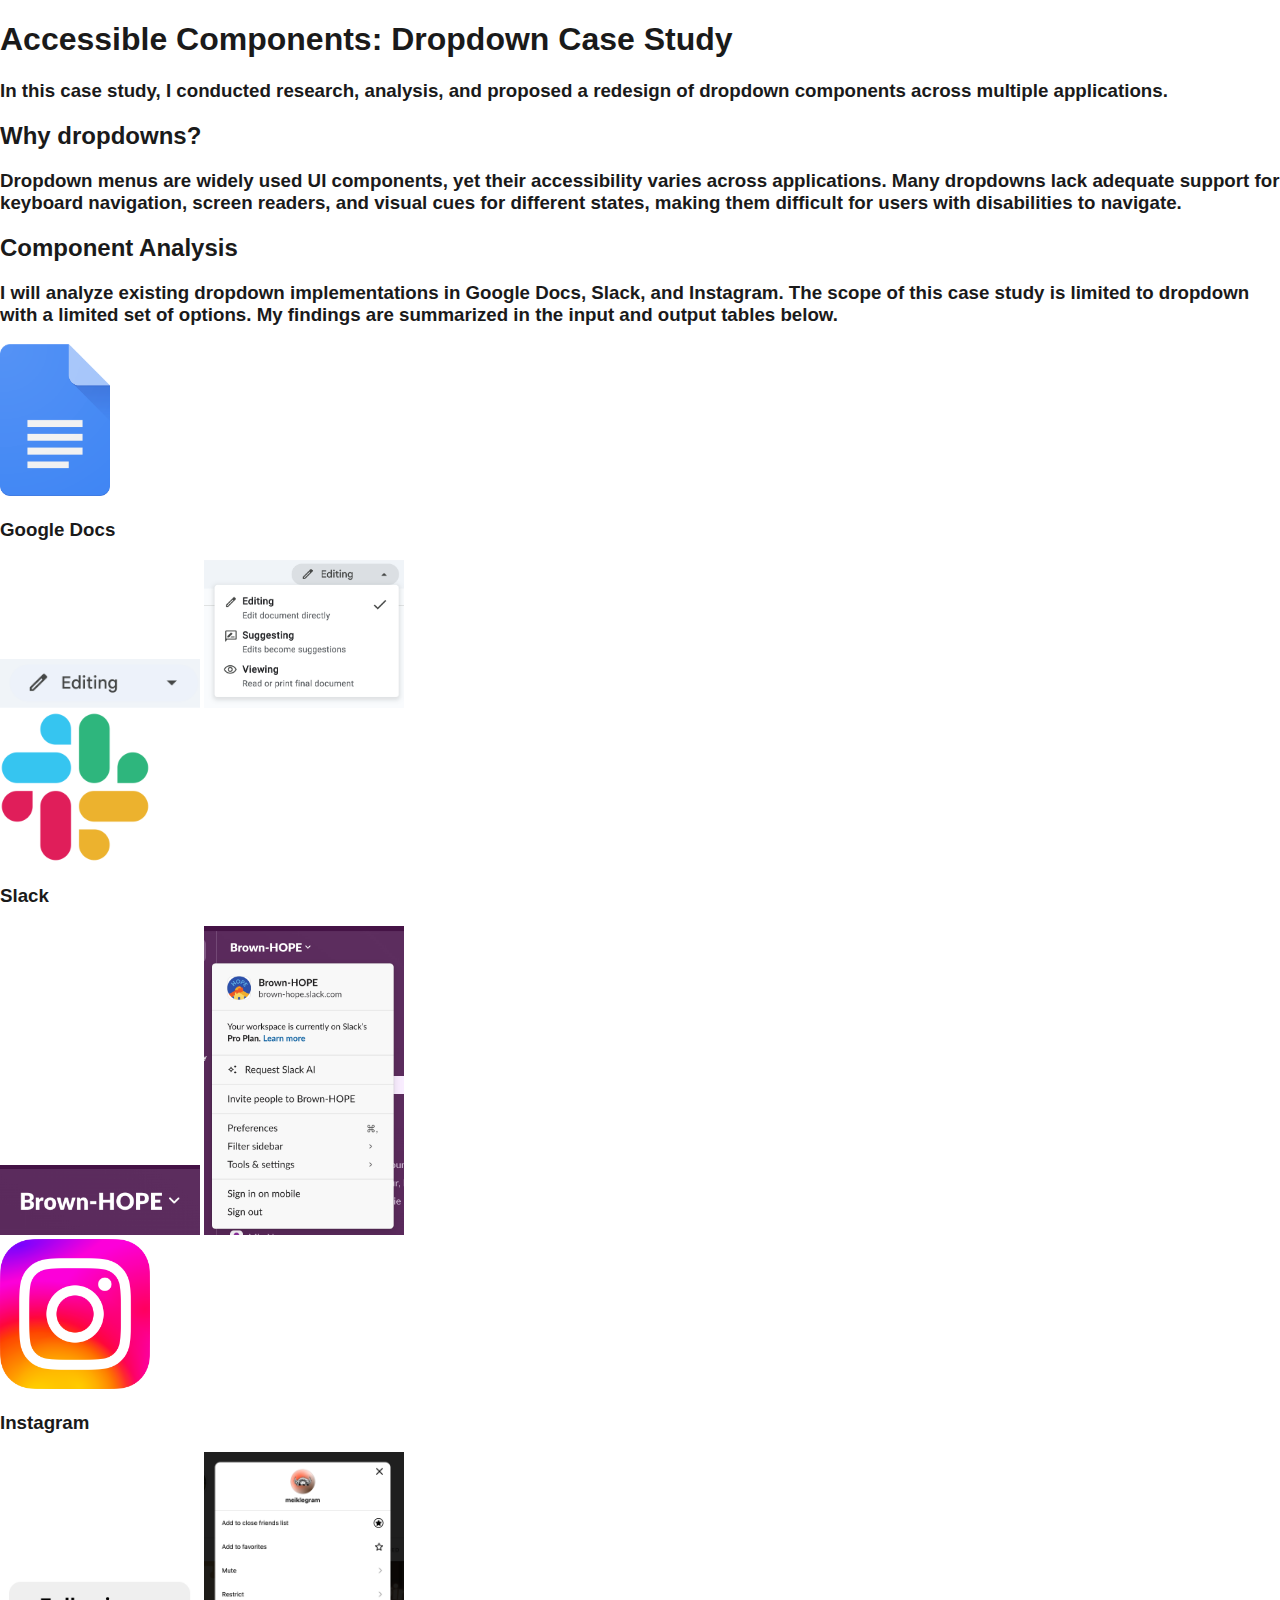
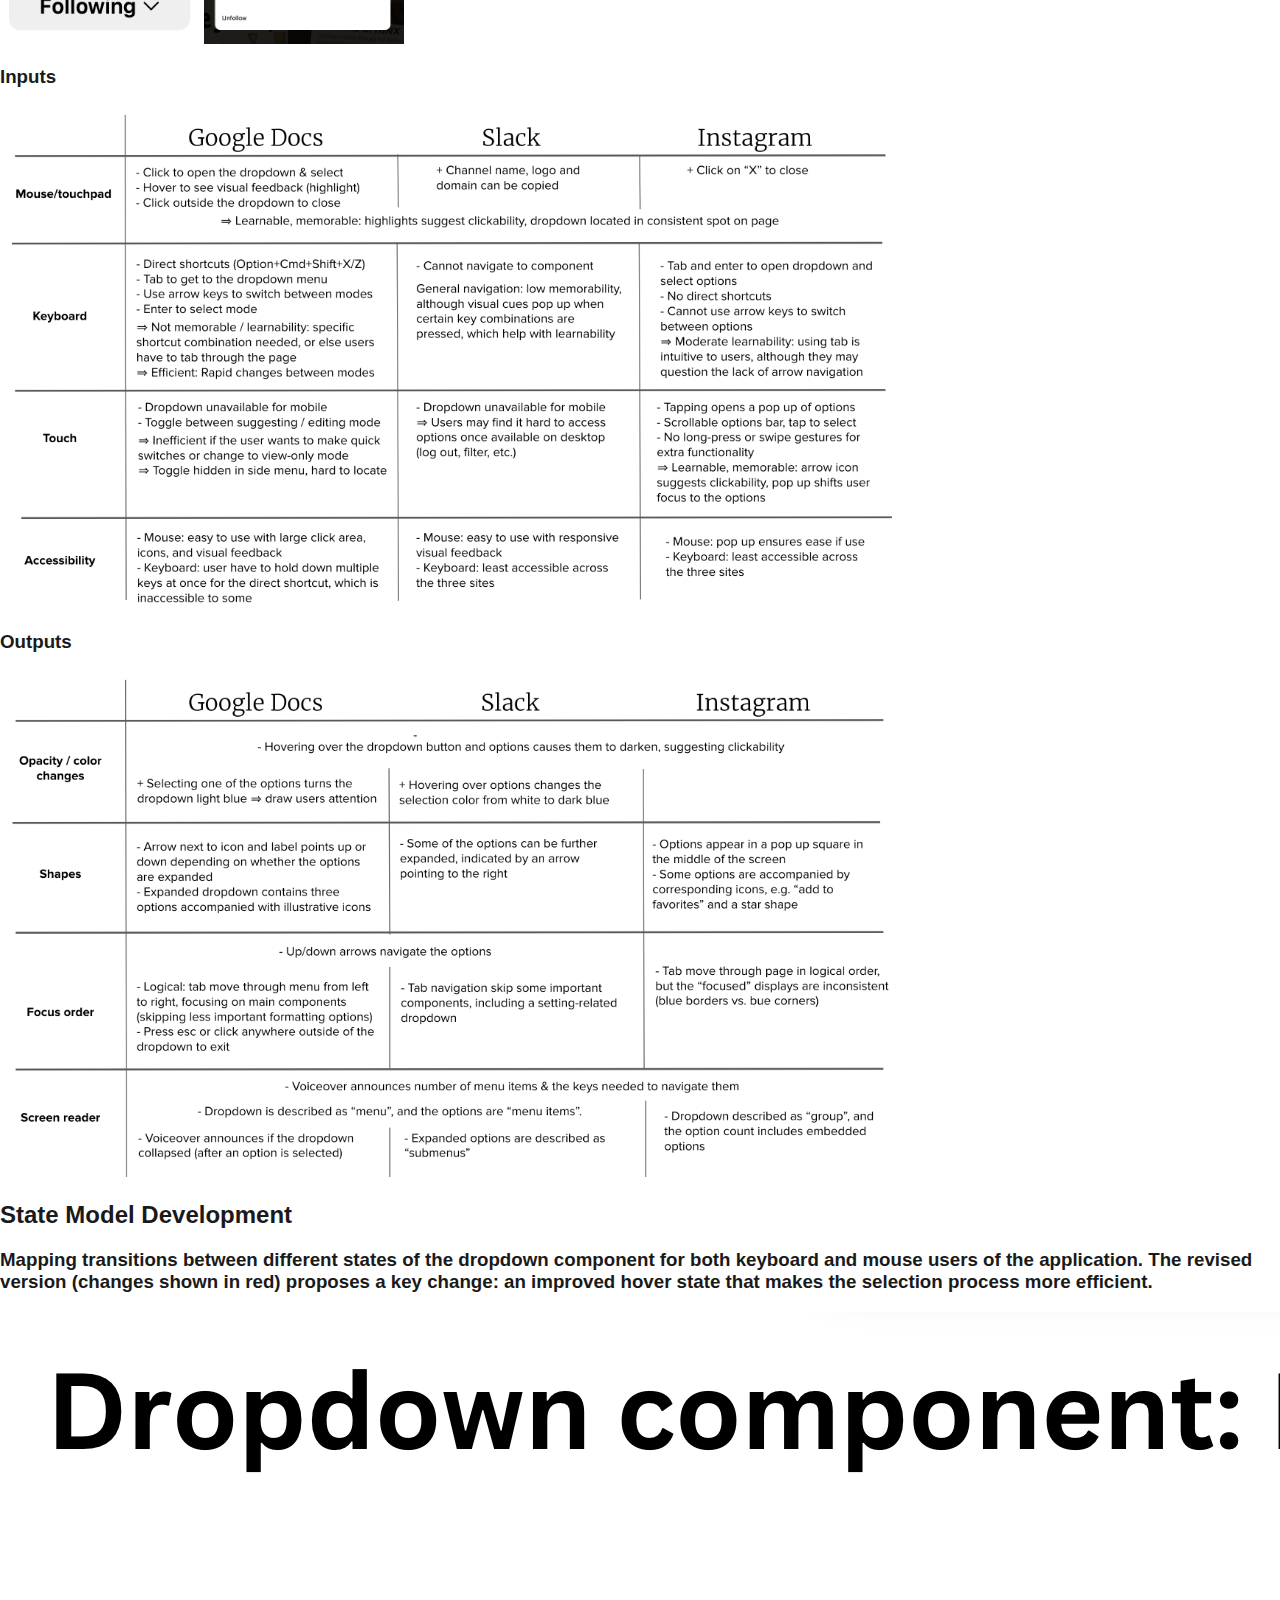
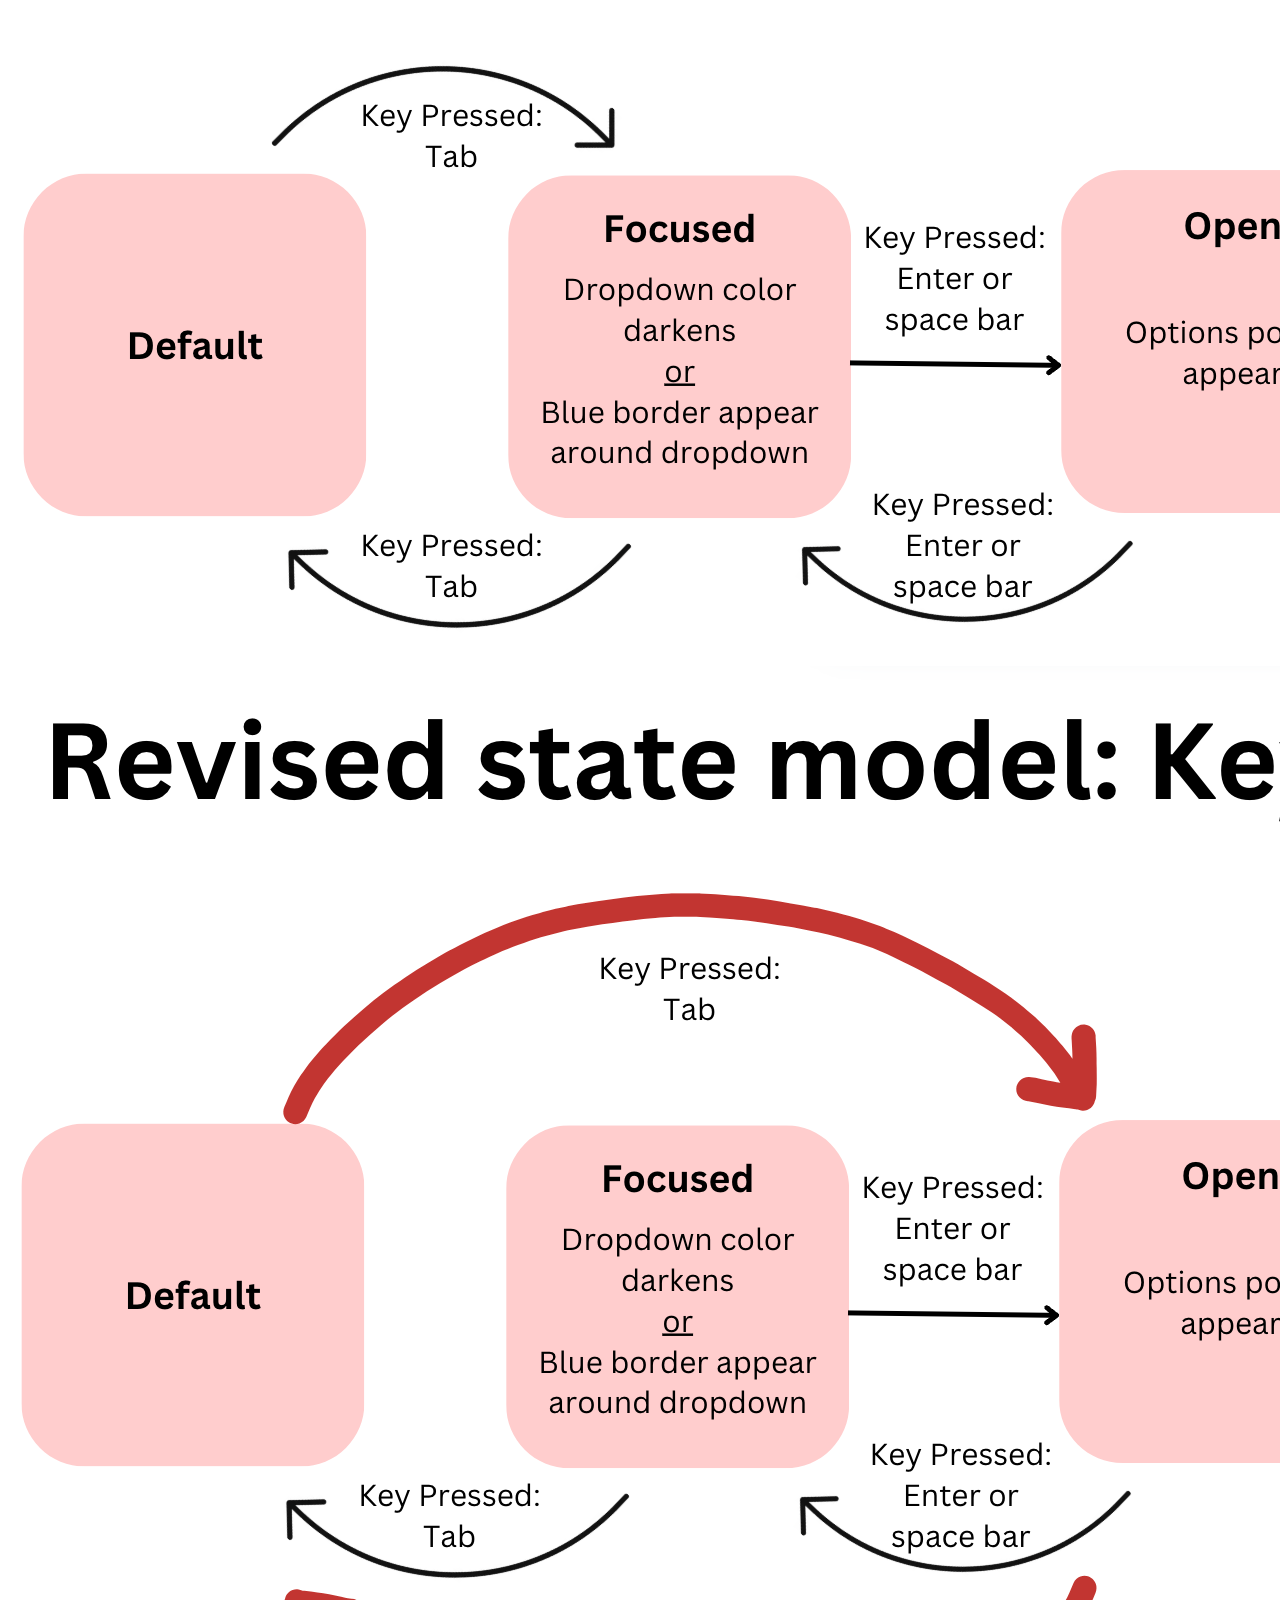
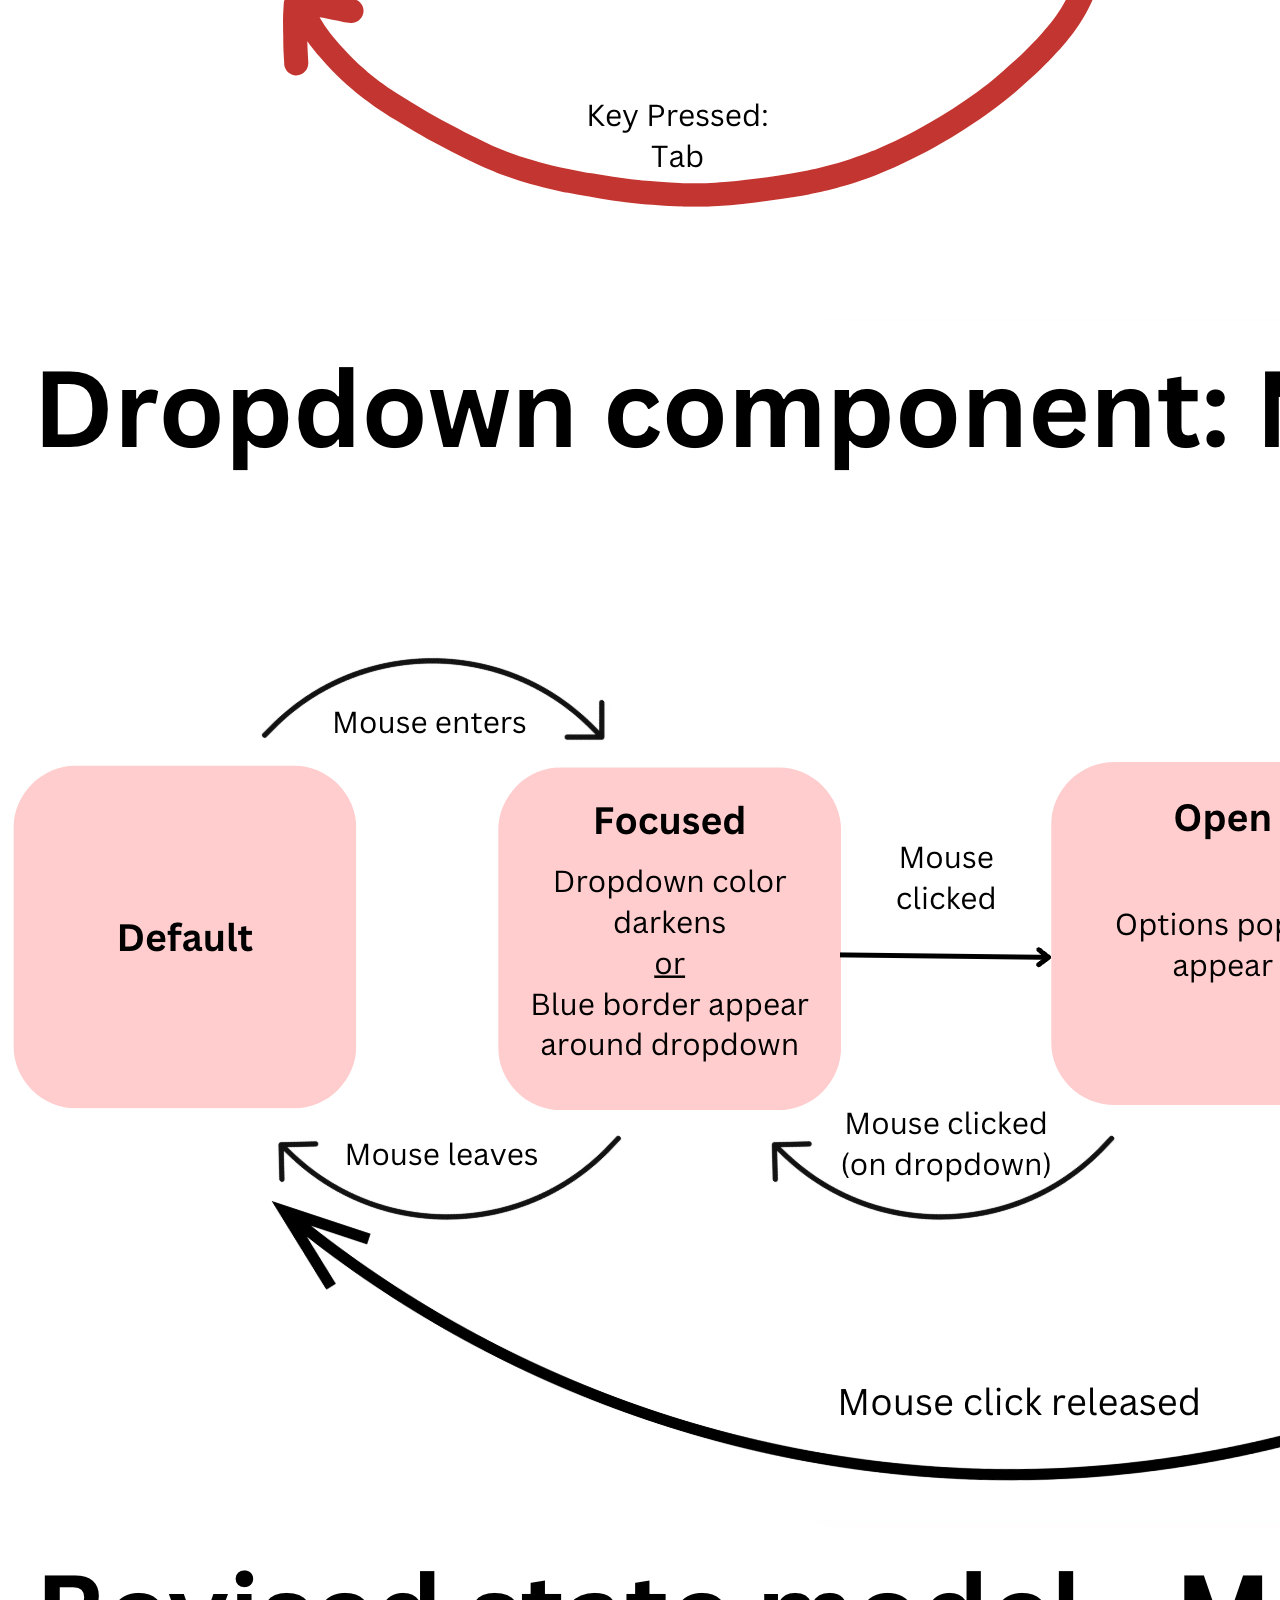
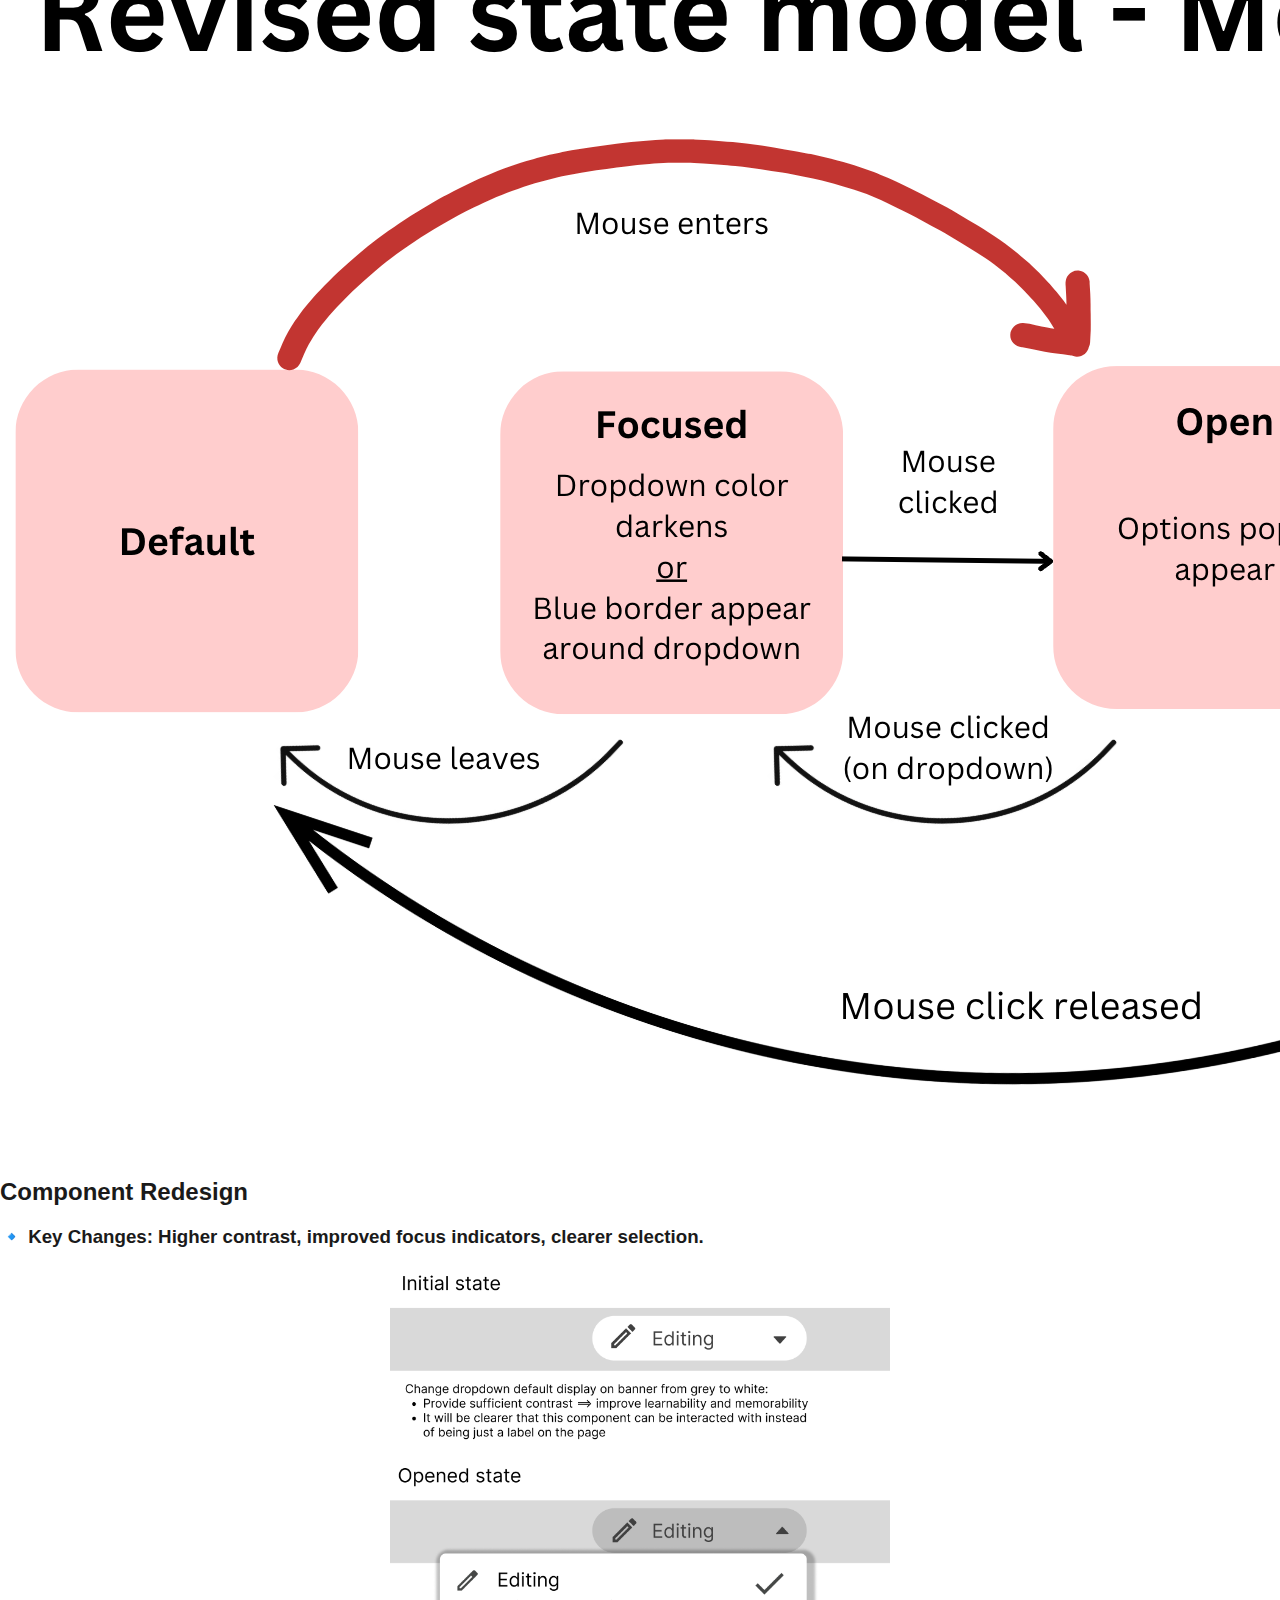
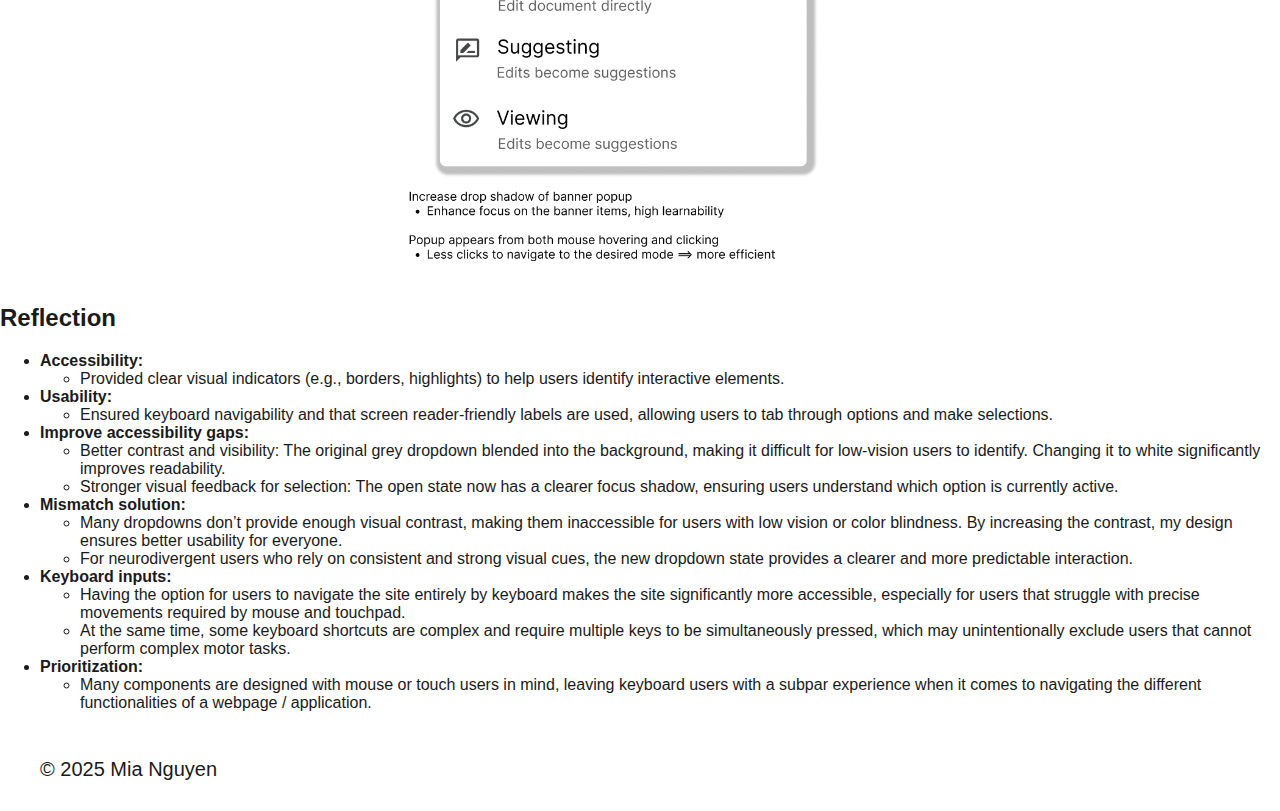
<file: index.html>
<!DOCTYPE html>
<html lang="en">
  <head>
    <meta name="viewport" content="width=device-width, initial-scale=1.0" />
    <title>Accessible Components</title>
    <!-- import CSS styles -->
    <link rel="stylesheet" href="styles.css" /> 
  </head>

  <!-- page content goes into <body> -->
  <body>
    <div id="logoBar">
      <h1>Accessible Components: Dropdown Case Study</h1>
      <h3> In this case study, I conducted research, analysis, and proposed a redesign of dropdown components across multiple applications. </h3>
      <h2> Why dropdowns? </h2>
      <h3>Dropdown menus are widely used UI components, yet their accessibility varies across applications. Many dropdowns lack adequate support for keyboard navigation, screen readers, and visual cues for different states, making them difficult for users with disabilities to navigate. </h3>
      <h2>Component Analysis</h2>
      <h3>I will analyze existing dropdown implementations in Google Docs, Slack, and Instagram. The scope of this case study is limited to dropdown with a limited set of options. My findings are summarized in the input and output tables below. </h3>


      <div id="divideSection">

      <div id="leftSide">
        <div class="column">
          <img src="./assets/docs/docs_logo.png" alt="Google Docs logo" width="110"/>
          <h3 class="underline">Google Docs</h3>
          <img src="./assets/docs/default.png" alt="Google Docs dropdown component default" width="200"/>
          <img src="./assets/docs/opened.png" alt="Google Docs dropdown component opened"width="200"/>
        </div>
        <div class="column">
          <img src="./assets/slack/slack_logo.png" alt="Slack logo" width="150"/>
          <h3 class="underline">Slack</h3>
          <img src="./assets/slack/default.png" alt="Slack dropdown component default" width="200"/>
          <img src="./assets/slack/opened.png" alt="Slack dropdown component opened" width="200"/>
        </div>
        <div class="column">
          <img src="./assets/instagram/ig_logo.png" alt="Instagram logo" width="150"/>
          <h3 class="underline">Instagram</h3>
          <img src="./assets/instagram/default.png" alt="Instagram dropdown component default" width="200"/>
          <img src="./assets/instagram/opened.png" alt="Instagram dropdown component opened" width="200"/>
        </div>
      </div>

      <div id="rightSide">
        <div class="category">
          <h3 class="underline">Inputs</h3>
          <img src="./assets/tables/inputs.png" alt="Inputs diagram" width="900"/>
        </div>
        <div class="category">
          <h3 class="underline">Outputs</h3>
          <img src="./assets/tables/outputs.png" alt="Outputs diagram" width="900"/>
        </div>
      </div>
    </div>
      <h2>State Model Development</h2>
        <h3>Mapping transitions between different states of the dropdown component for both keyboard and mouse users of the application. The revised version (changes shown in red) proposes a key change: an <strong>improved hover state</strong> that makes the selection process more efficient. </h3>
        <div id="stateModelContainer">
          <div class="column">
            <img src="./assets/state-models/keyboard-user.png" alt="Original keyboard user" class="state-image"/>
            <img src="./assets/state-models/revised-keyboard.png" alt="Revised keyboard user" class="state-image"/>
          </div>

          <div class="column">
            <img src="./assets/state-models/mouse-user.png" alt="Original mouse user" class="state-image"/>
            <img src="./assets/state-models/revised-mouse.png" alt="Revised mouse user" class="state-image"/>
          </div>
        </div>
      <h2>Component Redesign</h2>
      <h3><p><strong>🔹 Key Changes:</strong> Higher contrast, improved focus indicators, clearer selection.</p></h3>

      <img id="redesignImage" src="./assets/redesign/redesign.png" alt="Redesigned component" style="display: block; margin: 0 auto;" width="500"/>

      <div class="text-container">
      <h2>Reflection</h2>
      <ul>
      <li><strong>Accessibility:</strong> 
        <ul>
          <li>Provided clear visual indicators (e.g., borders, highlights) to help users identify interactive elements.</li>
        </ul>
      </li>
      <li><strong>Usability:</strong> 
        <ul>
          <li>Ensured keyboard navigability and that screen reader-friendly labels are used, allowing users to tab through options and make selections.</li>
        </ul>
      </li>
      <li><strong>Improve accessibility gaps:</strong>
        <ul>
          <li>Better contrast and visibility: The original grey dropdown blended into the background, making it difficult for low-vision users to identify. Changing it to white significantly improves readability.</li>
          <li>Stronger visual feedback for selection: The open state now has a clearer focus shadow, ensuring users understand which option is currently active.</li>
        </ul>
      </li>
      <li><strong>Mismatch solution:</strong>
        <ul>
          <li>Many dropdowns don’t provide enough visual contrast, making them inaccessible for users with low vision or color blindness. By increasing the contrast, my design ensures better usability for everyone.</li>
          <li>For neurodivergent users who rely on consistent and strong visual cues, the new dropdown state provides a clearer and more predictable interaction.</li>
        </ul>
      </li>
      <li><strong>Keyboard inputs:</strong>
        <ul>
          <li>Having the option for users to navigate the site entirely by keyboard makes the site significantly more accessible, especially for users that struggle with precise movements required by mouse and touchpad.</li>
          <li>At the same time, some keyboard shortcuts are complex and require multiple keys to be simultaneously pressed, which may unintentionally exclude users that cannot perform complex motor tasks.</li>
        </ul>
      </li>
      <li><strong>Prioritization:</strong> 
        <ul>
          <li>Many components are designed with mouse or touch users in mind, leaving keyboard users with a subpar experience when it comes to navigating the different functionalities of a webpage / application.</li>
        </ul>
      </li>
    </ul>
    </div>

  </body>
  <footer>
    <p>© 2025 Mia Nguyen</p>
  </footer>

</html>
</file>
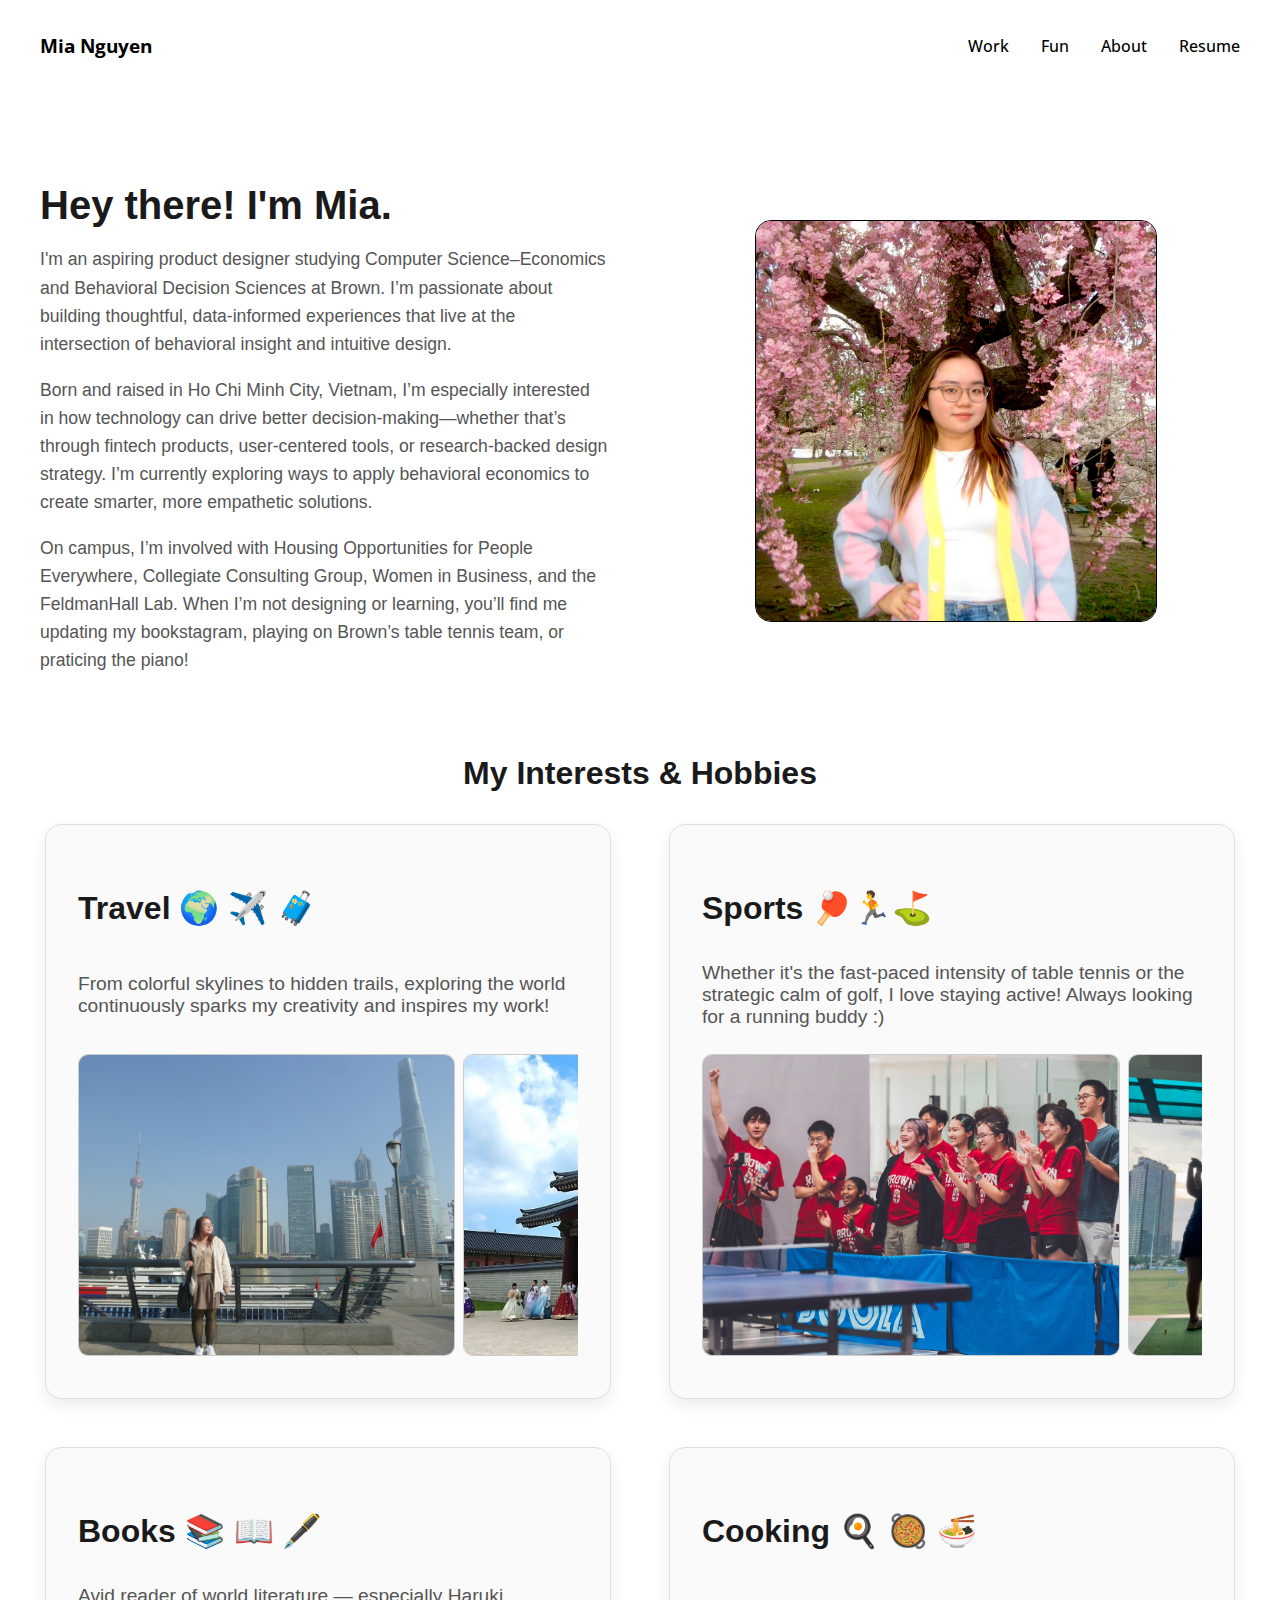
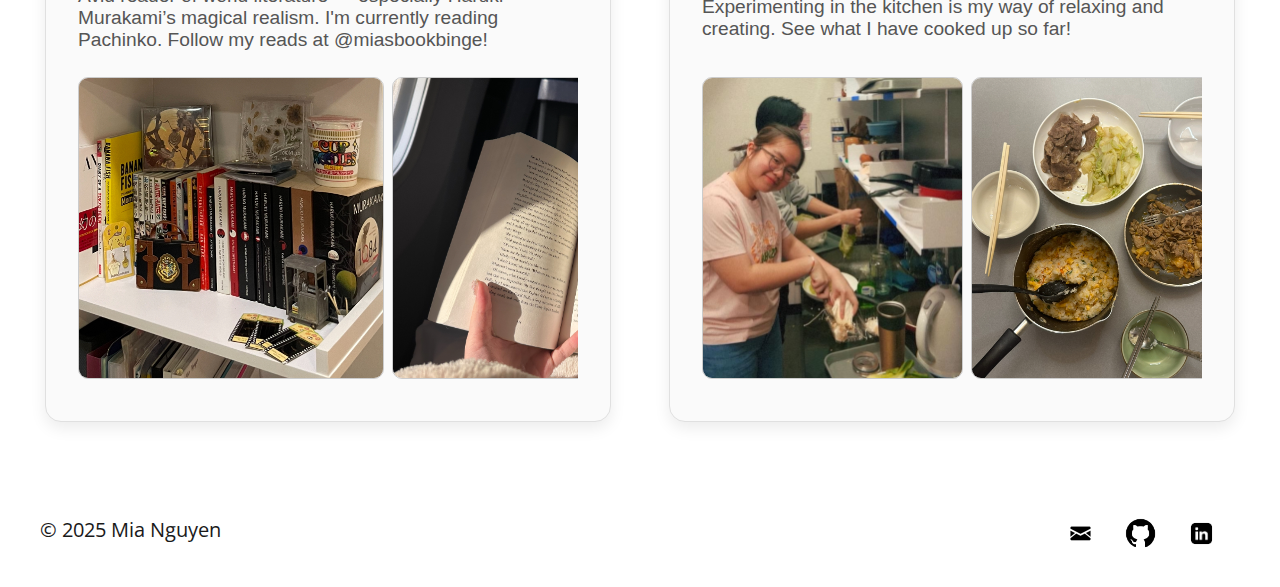
<file: about.html>
<!DOCTYPE html>
<html lang="en">
  <head>
    <meta name="viewport" content="width=device-width, initial-scale=1.0" />
    <title>About | Mia Nguyen</title>
    <!-- import CSS styles -->
    <link rel="stylesheet" href="styles.css" /> 
    <link href="https://fonts.googleapis.com/css2?family=Open+Sans:wght@400;600;700&display=swap" rel="stylesheet">
    <link href="https://fonts.googleapis.com/css2?family=Damion&family=Karla:ital,wght@0,200..800;1,200..800&family=Open+Sans:ital,wght@0,300..800;1,300..800&family=Sen:wght@400..800&display=swap" rel="stylesheet">
    <link href="https://fonts.googleapis.com/css2?family=Caveat&display=swap" rel="stylesheet">
  </head>
  <body>
    <header>
      <h1 class="name"><a href="index.html">Mia Nguyen</a></h1>
      <nav>
        <ul>
          <li><a href="index.html">Work</a></li>
          <li><a href="fun.html">Fun</a></li>
          <li><a href="about.html">About</a></li>
          <li><a href="assets/intro/Mia_Nguyen_EResume.pdf" target="_blank">Resume</a></li> 
        </ul>
      </nav>
    </header>
    <section class="about-me">
      <div class="about-content">
        <div class="text-section">
          <h1>Hey there! I'm Mia.</h1>
            <p>I'm an aspiring product designer studying Computer Science–Economics and Behavioral Decision Sciences at Brown. I’m passionate about building thoughtful, data-informed experiences that live at the intersection of behavioral insight and intuitive design.</p>
            <p>Born and raised in Ho Chi Minh City, Vietnam, I’m especially interested in how technology can drive better decision-making—whether that’s through fintech products, user-centered tools, or research-backed design strategy. I’m currently exploring ways to apply behavioral economics to create smarter, more empathetic solutions.</p>
            <p>On campus, I’m involved with Housing Opportunities for People Everywhere, Collegiate Consulting Group, Women in Business, and the FeldmanHall Lab. When I’m not designing or learning, you’ll find me updating my bookstagram, playing on Brown’s table tennis team, or praticing the piano!</p>
        </div>
        <div class="image-section">
          <img src="./assets/intro/profile.jpg" alt="Mia portrait" />
        </div>
      </div>

    <div class="interests-section">
      <h2>My Interests & Hobbies</h2>
        <div class="interests-grid">
          <div class="interest-card">
            <h3>Travel 🌍 ✈️ 🧳</h3>
            <p>From colorful skylines to hidden trails, exploring the world continuously sparks my creativity and inspires my work!</p>
            <div class="gallery-about">
              <img src="./assets/interests/travel1.jpg" alt="Shanghai" />
              <img src="./assets/interests/travel3.jpeg" alt="Korea" />
              <img src="./assets/interests/travel2.jpeg" alt="Thailand" />
            </div>
          </div>
          <div class="interest-card">
            <h3>Sports 🏓🏃⛳</h3>
            <p>Whether it's the fast-paced intensity of table tennis or the strategic calm of golf, I love staying active! Always looking for a running buddy :)</p>
            <div class="gallery-about">
              <img src="./assets/interests/sport1.jpeg" alt="With my table tennis team" />
              <img src="./assets/interests/sport2.jpg" alt="Golfing" />
              <img src="./assets/interests/sport3.jpeg" alt="Running a 10k" />
            </div>
          </div>
          <div class="interest-card">
            <h3>Books 📚 📖 🖋️</h3>
            <p>Avid reader of world literature — especially Haruki Murakami’s magical realism. I'm currently reading Pachinko. Follow my reads at @miasbookbinge!</p>
            <div class="gallery-about">
              <img src="./assets/interests/book2.jpeg" alt="My bookshelf" />
              <img src="./assets/interests/book3.jpeg" alt="Piranesi" />
              <img src="./assets/interests/book1.jpeg" alt="A Wild Sheep Chase" />
            </div>
          </div>
          <div class="interest-card">
            <h3>Cooking 🍳 🥘 🍜</h3>
            <p>Experimenting in the kitchen is my way of relaxing and creating. See what I have cooked up so far!</p>
            <div class="gallery-about">
              <img src="./assets/interests/cooking1.jpeg" alt="Me cooking food with friends" />
              <img src="./assets/interests/cooking3.jpeg" alt="Home-cooked dishes" />
              <img src="./assets/interests/cooking2.jpeg" alt="Home-cooked dishes" />
            </div>
          </div>
        </div>
    </div>
  </section>
  </body>
  <footer>
    <div class="footer-content">
      <p>© 2025 Mia Nguyen</p>
      <div class="icons">
        <a href="mailto:han_g_nguyen@brown.edu" target="_blank">
          <img src="./assets/intro/mail-icon.png" alt="Email Icon" class="icon-img">
        </a>
        <a href="https://github.com/miahnguyen" target="_blank">
          <img src="./assets/intro/github.png" alt="Github Icon" class="icon-img">
        </a>
        <a href="https://www.linkedin.com/in/mia-nguyen-brownu/" target="_blank">
          <img src="./assets/intro/linkedin-icon.png" alt="LinkedIn Icon" class="icon-img">
        </a>
      </div>
    </div>
  </footer>
</html>
</file>
<file: styles.css>
body {
  display: block;
  width: 100%;
  font-family: 'Open Sans', sans-serif;
  margin: 0;
  padding: 0;
  color: #1a1a1a;
}

header {
  display: flex;
  justify-content: space-between;
  align-items: center;
  padding: 2rem 2.5rem;
  border-bottom: 1px solid #ffffff;
}

.name {
  margin: 0;
  font-size: 1.2rem;
  font-family: 'Open Sans', sans-serif;
  text-decoration: none;
  color: black;
}

.name a{
  text-decoration: none;
  color: black;
}

nav ul {
  list-style: none;
  display: flex;
  gap: 2.0rem;
  margin: 0;
  padding: 0;
}

nav a {
  text-decoration: none;
  color: black;
  font-weight: 500;
}

.intro {
  align-items: center;
  padding: 1rem;
  gap: 2rem;
  display: flex;
  flex-direction: row;
  align-items: center;
  justify-content: center;
  max-width: 2000px;
  margin: 0 auto;
  flex-wrap: wrap;
}

.handwritten {
  font-family: 'Caveat', cursive;
  font-size: 4rem;
}

.profile-pic {
  width: 200px;
  height: 200px;
  background-color: #ccc;
  border-radius: 50%;
  object-fit: cover;
}

.icon-img {
  width: 35px;
  height: 35px;
  margin-right: 1rem;
  transition: transform 0.2s ease;
}


.intro-text h2 {
  font-size: 2rem;
  margin-bottom: 0.5rem;
}

.intro-text p {
  max-width: 700px;
  font-size: 1.2rem;
  line-height: 1.5;
}

.icons a {
  margin-right: 0.3rem;
  font-size: 1.3rem;
  color: rgb(255, 255, 255);
}

.featured {
  padding: 2rem;
  text-align: center;
  max-width: 1200px;
  margin: 0 auto;
}

.featured h2 {
  font-size: 1.8rem;
  margin-bottom: 3rem;
  text-align: left;
}

.cards {
  display: flex;
  justify-content: center;
  align-items: flex-start;
  flex-wrap: wrap;
  gap: 2rem;
  margin: 0 auto;
  max-width: 1200px;
}

footer {
  display: flex;
  justify-content: space-between; 
  align-items: center;          
  padding: 30px 40px;   
}

.footer-content {
  display: flex;
  justify-content: space-between;
  width: 100%;         
}

footer p {
  font-size: 20px;             
  margin: 0;                   
}

.project-card {
  background: white;
  border-radius: 1rem;
  box-shadow: 0 4px 12px rgba(0, 0, 0, 0.08);
  overflow: hidden;
  width: 330px;
  display: flex;
  flex-direction: column;
}

.image-container {
  height: 200px;
  width: 100%;
  overflow: hidden;
  background-color: #ffffff;
}

.image-container img {
  width: 100%;
  height: 100%;
  object-fit: cover;
}

.card-body {
  padding: 1.2rem;
  position: relative;
  text-align: left;
}

.tags {
  display: flex;
  flex-wrap: wrap;
  gap: 0.5rem;
  margin-bottom: 0.8rem;
}

.tag {
  background-color: #eaf3f9;
  color: #193179;
  font-size: 0.75rem;
  padding: 0.3rem 0.6rem;
  border-radius: 999px;
  font-weight: 500;
  border: 1px solid #ccd2ee;
}

.card-header {
  display: flex;
  justify-content: space-between;
  align-items: baseline;
  margin-bottom: 0.5rem;
}

.card-header h3 {
  font-size: 1rem;
  font-weight: 700;
  margin: 0;
}

.year {
  font-size: 0.85rem;
  color: #000000;
  font-weight: 500;
}

.card-body p {
  font-size: 0.9rem;
  color: #000000;
  margin-top: 0.3rem;
}

.fun-intro {
  text-align: center;
  padding: 2rem;
}

.fun-intro h2 {
  font-size: 2.5rem;
  margin-bottom: 1rem;
}

.fun-intro p {
  font-size: 1.2rem;
  color: #555;
}

.gallery {
  display: grid;
  grid-template-columns: repeat(auto-fit, minmax(250px, 1fr));
  gap: 1.5rem;
  padding: 2rem;
  max-width: 1200px;
  margin: 0 auto;
}

.gallery-item img {
  width: 100%;
  border-radius: 10px;
  cursor: pointer;
  transition: transform 0.3s ease;
  border: 1px solid black;
}

.gallery-item img:hover {
  transform: scale(1.05);
}

.lightbox {
  display: none;
  position: fixed;
  z-index: 10;
  padding-top: 60px;
  left: 0;
  top: 0;
  width: 100%;
  height: 100%;
  overflow: auto;
  background-color: rgba(0,0,0,0.9);
}

.lightbox-content {
  margin: auto;
  display: block;
  width: 80%;
  max-width: 700px;
}

.close {
  position: absolute;
  top: 20px;
  right: 45px;
  color: #fff;
  font-size: 40px;
  font-weight: bold;
  cursor: pointer;
}

.prev, .next {
  cursor: pointer;
  position: absolute;
  top: 50%;
  width: auto;
  padding: 16px;
  color: white;
  font-weight: bold;
  font-size: 40px;
  user-select: none;
  transition: 0.3s;
}

.prev {
  left: 10px;
}

.next {
  right: 10px;
}

.prev:hover, .next:hover, .close:hover {
  color: #f1f1f1;
}

.about-me {
  max-width: 1200px;
  margin: 0 auto;
  padding: 4rem 2rem;
  font-family: 'Inter', sans-serif;
}

.about-content {
  display: flex;
  flex-wrap: wrap;
  align-items: center;
  gap: 4rem;
  margin-bottom: 4rem;
}

.text-section {
  flex: 1;
}

.text-section h1 {
  font-size: 2.5rem;
  margin-bottom: 1rem;
}

.text-section p {
  font-size: 1.1rem;
  margin-bottom: 1rem;
  line-height: 1.6;
  color: #555;
}

.image-section {
  flex: 1;
  text-align: center;
}

.image-section img {
  width: 100%;
  max-width: 400px;
  border-radius: 16px;
  border: 1px solid #000; /* thin black border */
  object-fit: cover;
}

.interests-section {
  margin-top: 2rem;
}

.interests-section h2 {
  font-size: 2rem;
  margin-bottom: 2rem;
  text-align: center;
}

.interests-grid {
  display: grid;
  grid-template-columns: repeat(2, 1fr); 
  gap: 3rem; 
  justify-items: center;
}

.interest-card {
  width: 100%;
  max-width: 500px; 
  min-height: 450px; 
  background: #fafafa;
  padding: 2rem;
  border-radius: 16px;
  border: 1px solid #e0e0e0;
  box-shadow: 0px 6px 16px rgba(0, 0, 0, 0.08);
  transition: all 0.3s ease;
  display: flex;
  flex-direction: column;
  justify-content: space-between;
}

.interest-card:hover {
  transform: translateY(-5px);
  box-shadow: 0px 8px 20px rgba(0, 0, 0, 0.15);
}

.interest-card h3 {
  font-size: 2rem;
  margin-bottom: 1rem;
}

.interest-card p {
  font-size: 1.2rem;
  color: #555;
  margin-bottom: 1rem;
}

.gallery-about {
  display: flex;
  overflow-x: auto;
  gap: 8px;
  margin-top: 10px;
  max-width: 100%; 
  overflow-y: hidden;
  padding-bottom: 10px; 
  box-sizing: border-box;
}

.gallery-about img {
  height: 300px;
  flex-shrink: 0;
  border-radius: 10px;
  object-fit: cover;
  border: 1px solid #ccc;
}


@media (max-width: 768px) {
  .interests-grid {
    grid-template-columns: 1fr; 
  }

  .interest-card {
    max-width: 100%; 
    min-height: 400px; 
    padding: 1.5rem;
  }

  .interest-card h3 {
    font-size: 1.8rem;
  }

  .interest-card p {
    font-size: 1.1rem;
  }

  .gallery-about img {
    height: 100px; 
  }
}

.gradient-text {
  background: linear-gradient(90deg, #00b4db, #00546f); 
  -webkit-background-clip: text;
  -webkit-text-fill-color: transparent;
  background-clip: text;
  font-weight: 700;
}

.highlighted-role {
  color: #0080aa; 
  font-weight: 600;
}
</file>
